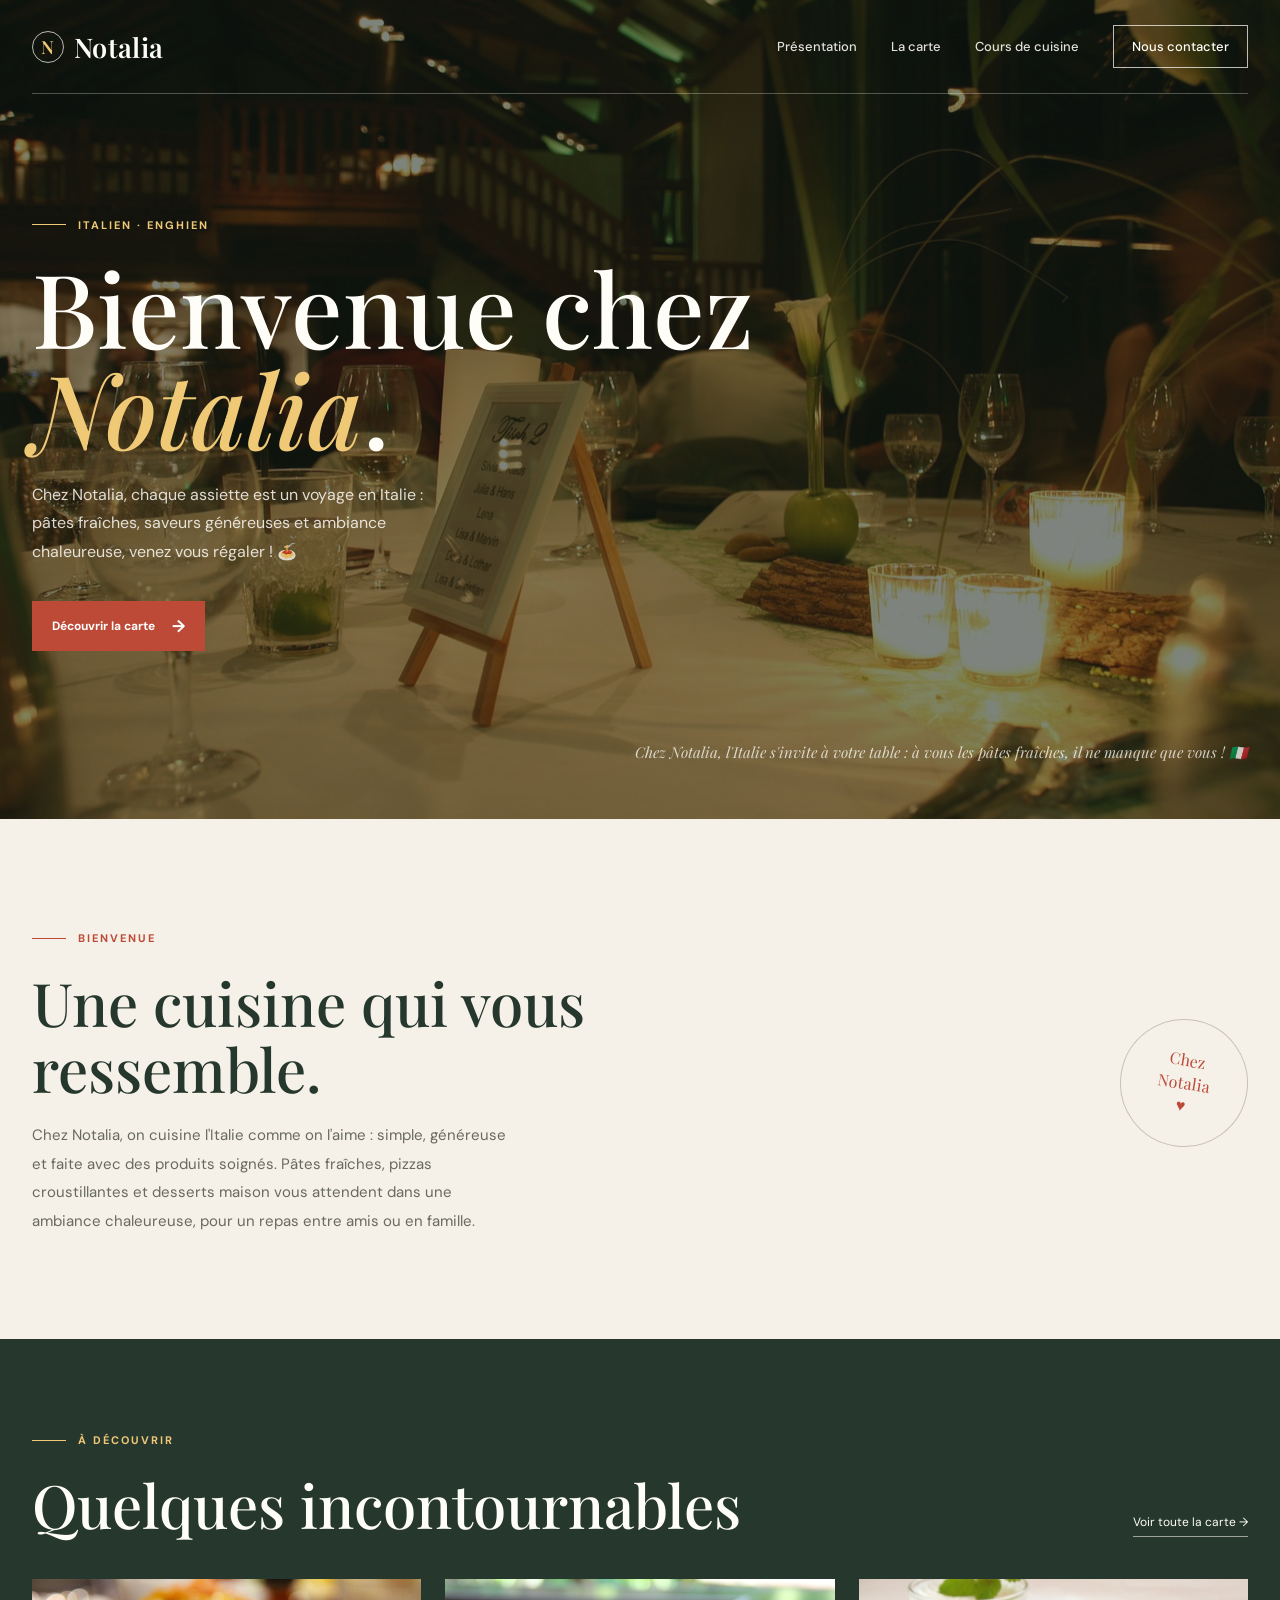
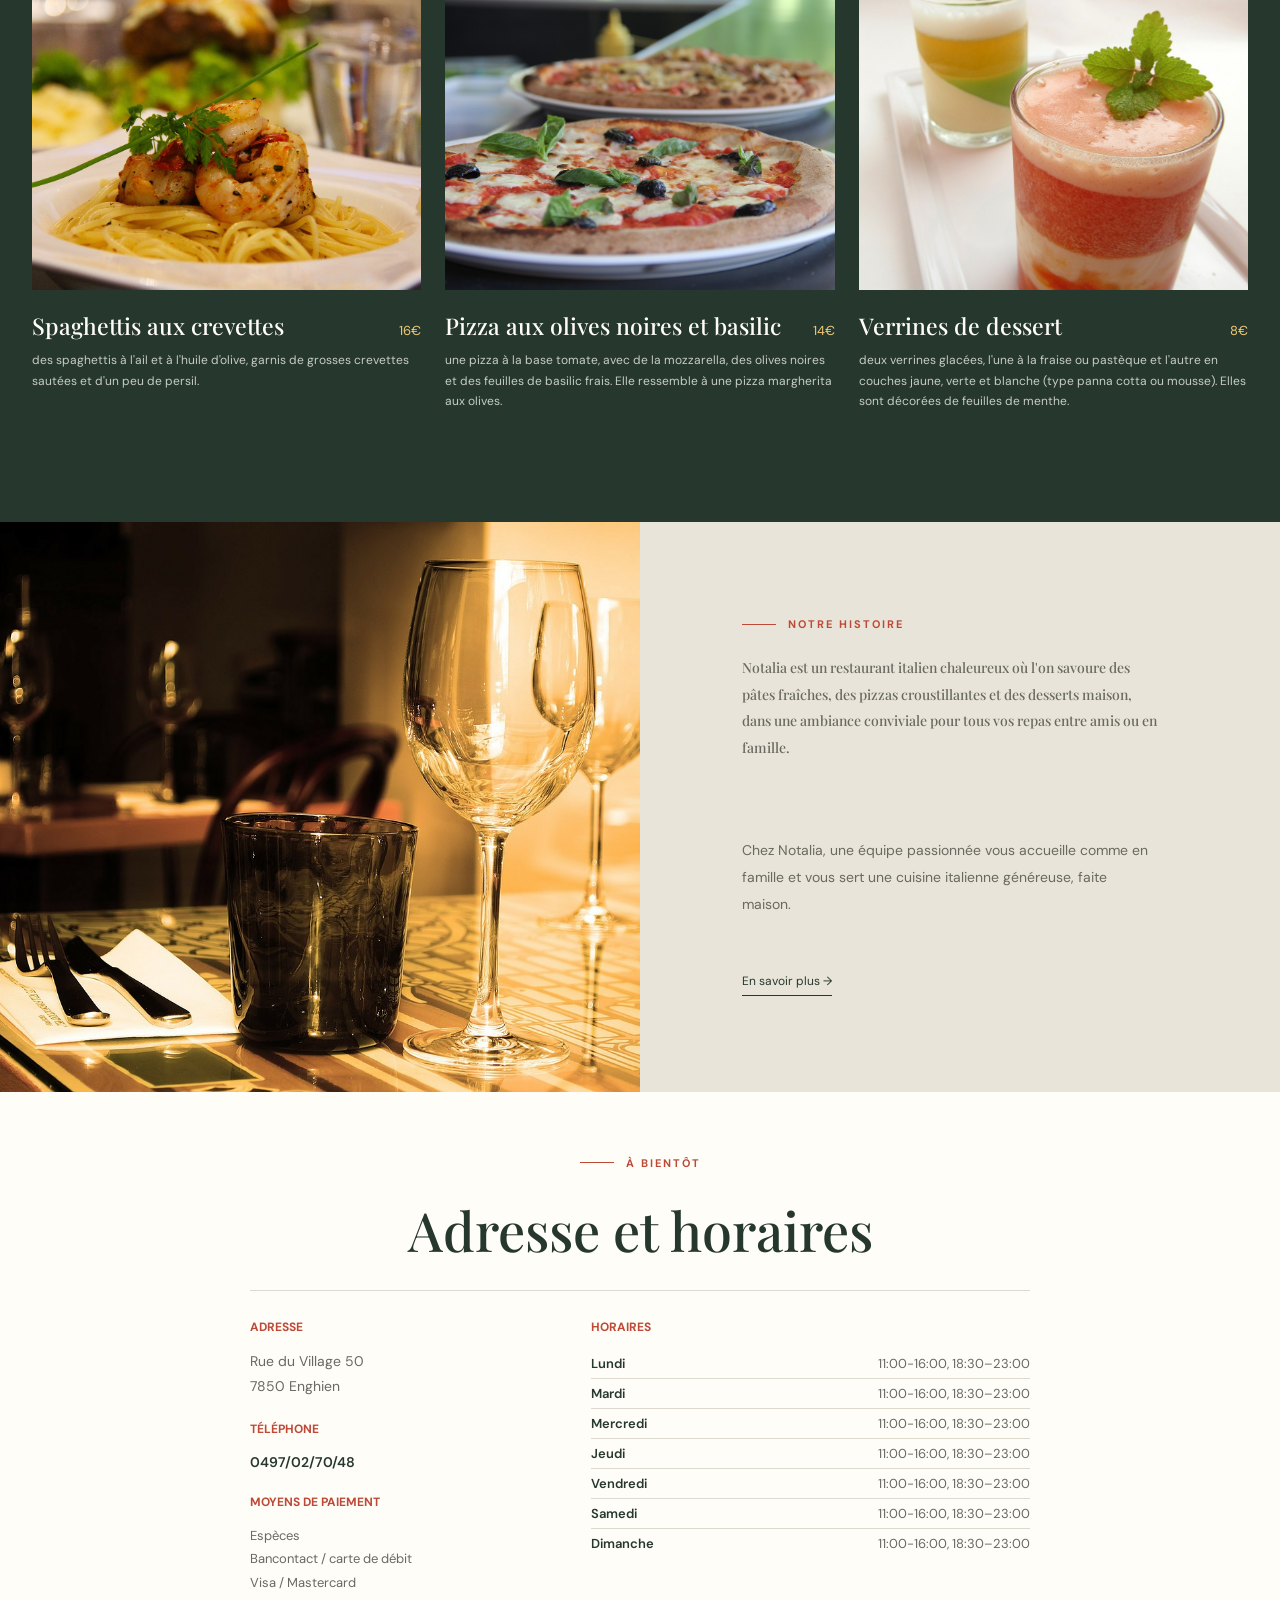
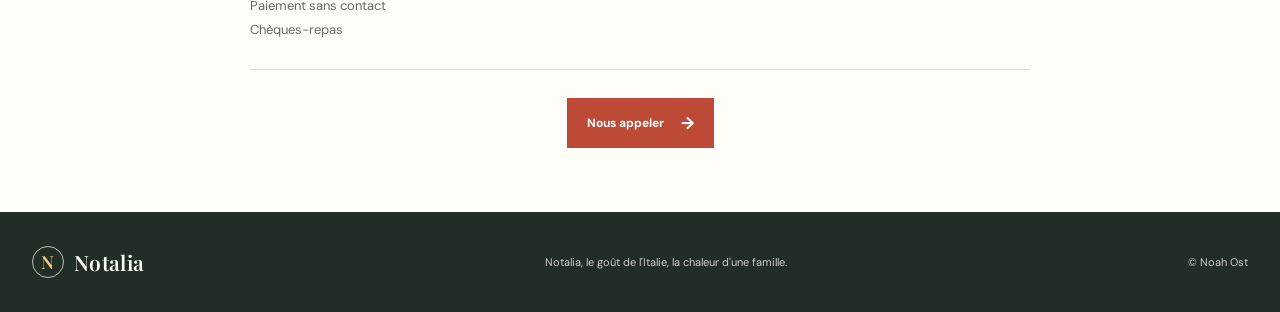
<file: index.html>
<!doctype html>
<html lang="fr">
<head>
	<meta charset="utf-8">
	<meta name="viewport" content="width=device-width, initial-scale=1">
	<meta name="theme-color" content="#26382d">
	<meta name="description" content="Présentation de votre restaurant.">
	<title>NOTALIA</title>
	<link rel="preconnect" href="https://fonts.googleapis.com">
	<link rel="preconnect" href="https://fonts.gstatic.com" crossorigin>
	<link href="https://fonts.googleapis.com/css2?family=DM+Sans:wght@400;500;600;700&family=Playfair+Display:wght@500;600;700&display=swap" rel="stylesheet">
	<link rel="stylesheet" href="css/style.css">
	<script src="javascript/script.js" defer></script>
</head>
<body>
	<main>
		<section class="hero" id="accueil">
			<header class="site-header">
				<a class="brand" href="#accueil" aria-label="Accueil"><span class="brand-mark">N</span> Notalia</a>
				<nav class="desktop-nav" aria-label="Navigation principale">
					<a href="#presentation">Présentation</a>
					<a href="#carte">La carte</a>
					<a href="cours.html">Cours de cuisine</a>
					<a class="nav-cta" href="#infos">Nous contacter</a>
				</nav>
				<details class="mobile-nav">
					<summary aria-label="Ouvrir le menu"><span></span></summary>
					<nav aria-label="Navigation mobile">
						<a href="#presentation">Présentation</a>
						<a href="#carte">La carte</a>
						<a href="cours.html">Cours de cuisine</a>
						<a href="#infos">Nous contacter</a>
					</nav>
				</details>
			</header>
			<div class="hero-content">
				<p class="eyebrow">Italien · Enghien</p>
				<h1>Bienvenue chez<br><span>Notalia</span>.</h1>
				<p class="hero-copy">Chez Notalia, chaque assiette est un voyage en Italie : pâtes fraîches, saveurs généreuses et ambiance chaleureuse, venez vous régaler ! 🍝</p>
				<a class="button" href="#carte">Découvrir la carte <span class="arrow" aria-hidden="true">→</span></a>
			</div>
			<p class="hero-note">Chez Notalia, l'Italie s'invite à votre table : à vous les pâtes fraîches, il ne manque que vous ! 🇮🇹</p>
		</section>

		<section class="intro" id="presentation" aria-labelledby="intro-title">
			<div>
				<p class="eyebrow">Bienvenue</p>
				<h2 id="intro-title">Une cuisine qui vous ressemble.</h2>
				<p class="intro-copy">Chez Notalia, on cuisine l'Italie comme on l'aime : simple, généreuse et faite avec des produits soignés. Pâtes fraîches, pizzas croustillantes et desserts maison vous attendent dans une ambiance chaleureuse, pour un repas entre amis ou en famille.</p>
			</div>
			<div class="intro-stamp" aria-label="Votre signature">Chez<br>Notalia<br>♥</div>
		</section>

		<section class="menu-section" id="carte" aria-labelledby="menu-title">
			<div class="section-inner">
				<div class="section-heading">
					<div>
						<p class="eyebrow">À découvrir</p>
						<h2 id="menu-title">Quelques incontournables</h2>
					</div>
					<a class="text-link" href="images/Menu.jpg" target="_blank" rel="noopener noreferrer">Voir toute la carte <span aria-hidden="true">→</span></a>
				</div>
				<div class="dishes">
					<article class="dish">
						<img src="images/pates-01.jpg" alt="Photo du premier plat à remplacer" loading="lazy">
						<div class="dish-meta"><h3>Spaghettis aux crevettes</h3><span class="dish-price">16€</span></div>
						<p>des spaghettis à l'ail et à l'huile d'olive, garnis de grosses crevettes sautées et d'un peu de persil.</p>
					</article>
					<article class="dish">
						<img src="images/pizza-03.jpg" alt="Photo du deuxième plat à remplacer" loading="lazy">
						<div class="dish-meta"><h3>Pizza aux olives noires et basilic</h3><span class="dish-price">14€</span></div>
						<p>une pizza à la base tomate, avec de la mozzarella, des olives noires et des feuilles de basilic frais. Elle ressemble à une pizza margherita aux olives.</p>
					</article>
					<article class="dish">
						<img src="images/dessert-02.jpg" alt="Photo du troisième plat à remplacer" loading="lazy">
						<div class="dish-meta"><h3>Verrines de dessert</h3><span class="dish-price">8€</span></div>
						<p>deux verrines glacées, l'une à la fraise ou pastèque et l'autre en couches jaune, verte et blanche (type panna cotta ou mousse). Elles sont décorées de feuilles de menthe.</p>
					</article>
				</div>
			</div>
		</section>

		<section class="story" aria-labelledby="story-title">
			<div class="story-image" role="img" aria-label="images/table.jpg"></div>
			<div class="story-copy">
				<p class="eyebrow">Notre histoire</p>
				<h2 id="story-title"><p>Notalia est un restaurant italien chaleureux où l'on savoure des pâtes fraîches, des pizzas croustillantes et des desserts maison, dans une ambiance conviviale pour tous vos repas entre amis ou en famille.</p></h2>
				<p><p>Chez Notalia, une équipe passionnée vous accueille comme en famille et vous sert une cuisine italienne généreuse, faite maison.</p></p>
				<a class="text-link" href="#infos">En savoir plus <span aria-hidden="true">→</span></a>
			</div>
		</section>

		<section class="closing" id="infos">
			<p class="eyebrow">À bientôt</p>
			<h2 id="hours-title">Adresse et horaires</h2>
			<div class="opening-details">
				<div class="restaurant-contact">
					<h3>Adresse</h3>
					<address class="restaurant-address">Rue du Village 50<br>7850 Enghien</address>
					<h3>Téléphone</h3>
					<a class="restaurant-phone" href="tel:+32497027048">0497/02/70/48</a>
					<h3>Moyens de paiement</h3>
					<ul class="payment-methods">
						<li>Espèces</li>
						<li>Bancontact / carte de débit</li>
						<li>Visa / Mastercard</li>
						<li>Paiement sans contact</li>
						<li>Chèques-repas</li>
					</ul>
				</div>
				<div>
					<h3>Horaires</h3>
					<table class="opening-hours" aria-label="Horaires d’ouverture">
						<tbody>
							<tr><th scope="row">Lundi</th><td>11:00-16:00, 18:30–23:00</td></tr>
							<tr><th scope="row">Mardi</th><td>11:00-16:00, 18:30–23:00</td></tr>
							<tr><th scope="row">Mercredi</th><td>11:00-16:00, 18:30–23:00</td></tr>
							<tr><th scope="row">Jeudi</th><td>11:00-16:00, 18:30–23:00</td></tr>
							<tr><th scope="row">Vendredi</th><td>11:00-16:00, 18:30–23:00</td></tr>
							<tr><th scope="row">Samedi</th><td>11:00-16:00, 18:30–23:00</td></tr>
							<tr><th scope="row">Dimanche</th><td>11:00-16:00, 18:30–23:00</td></tr>
						</tbody>
					</table>
				</div>
			</div>
			<a class="button" href="tel:+32497027048">Nous appeler <span class="arrow" aria-hidden="true">→</span></a>
		</section>
	</main>
	<footer>
		<a class="brand" href="#accueil"><span class="brand-mark">N</span> Notalia</a>
		<p>Notalia, le goût de l'Italie, la chaleur d'une famille.</p>
		<p>© Noah Ost</p>
	</footer>
</body>
</html>
</file>
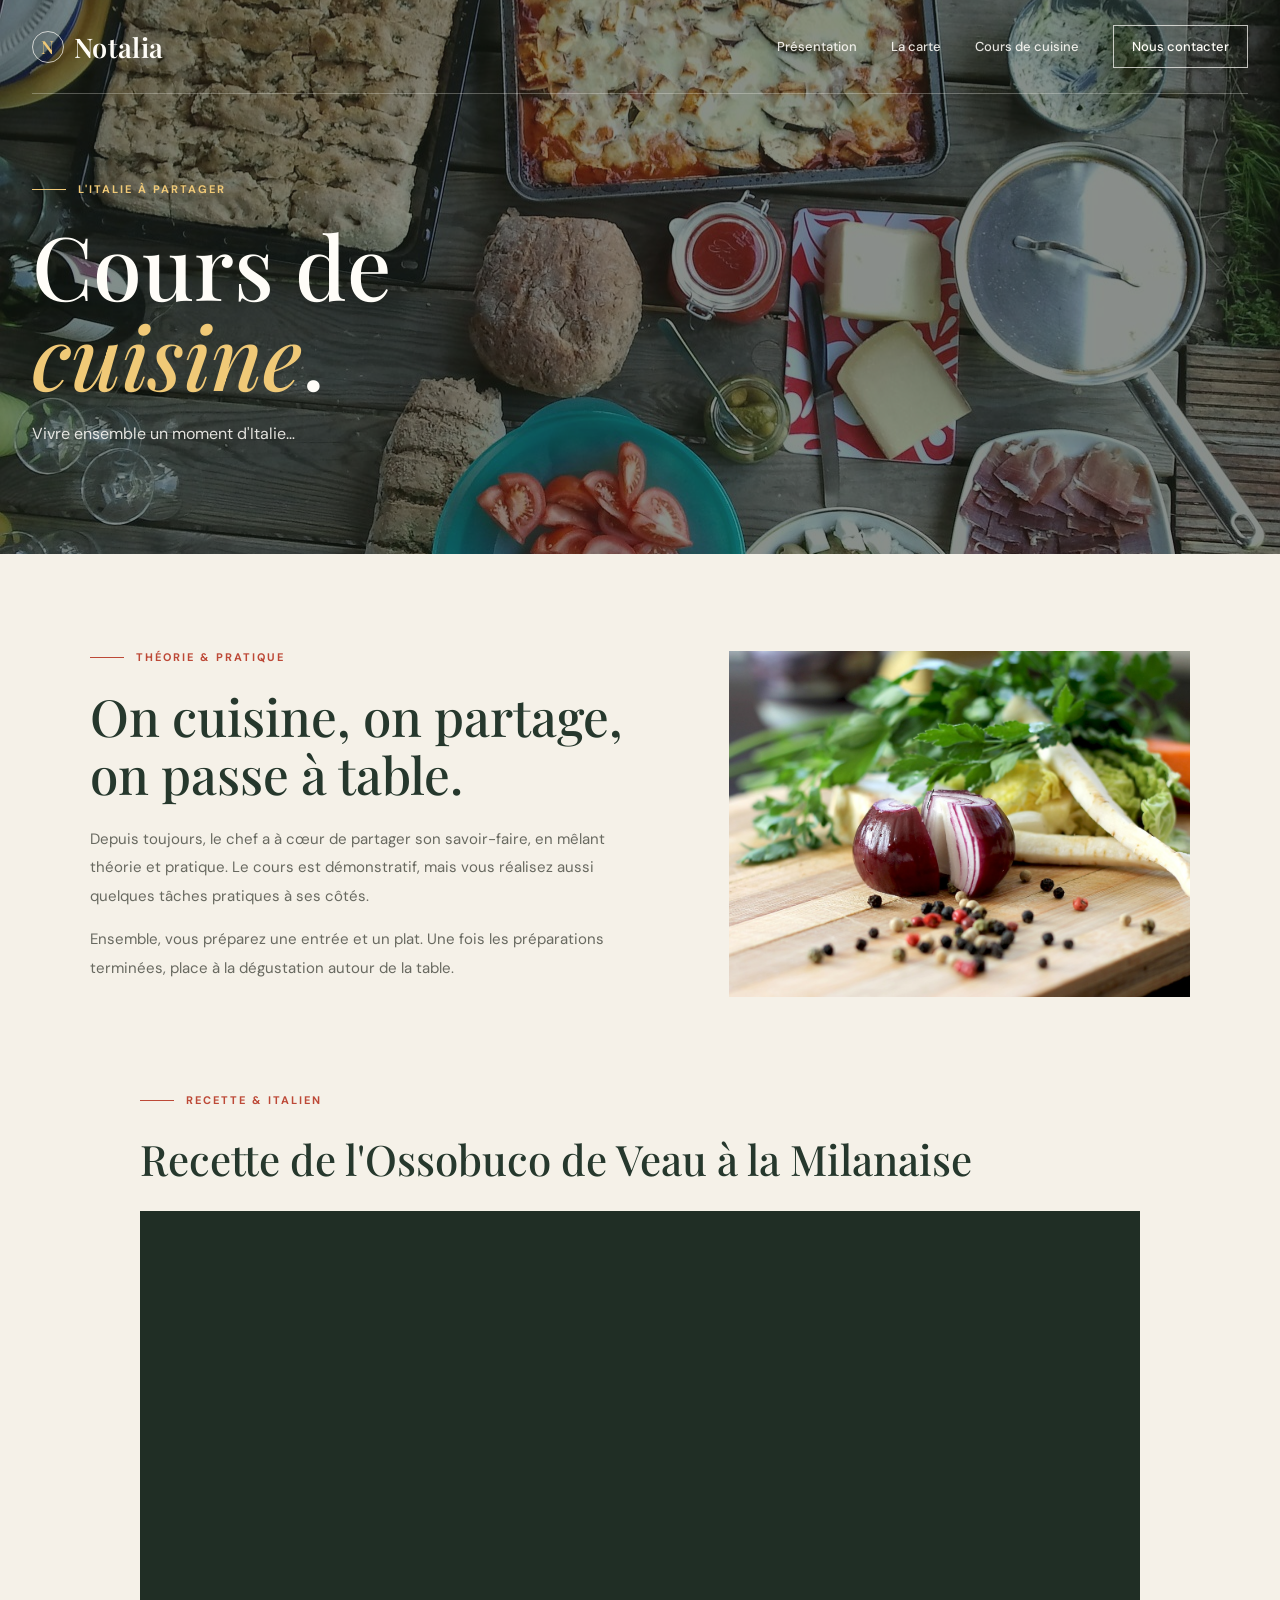
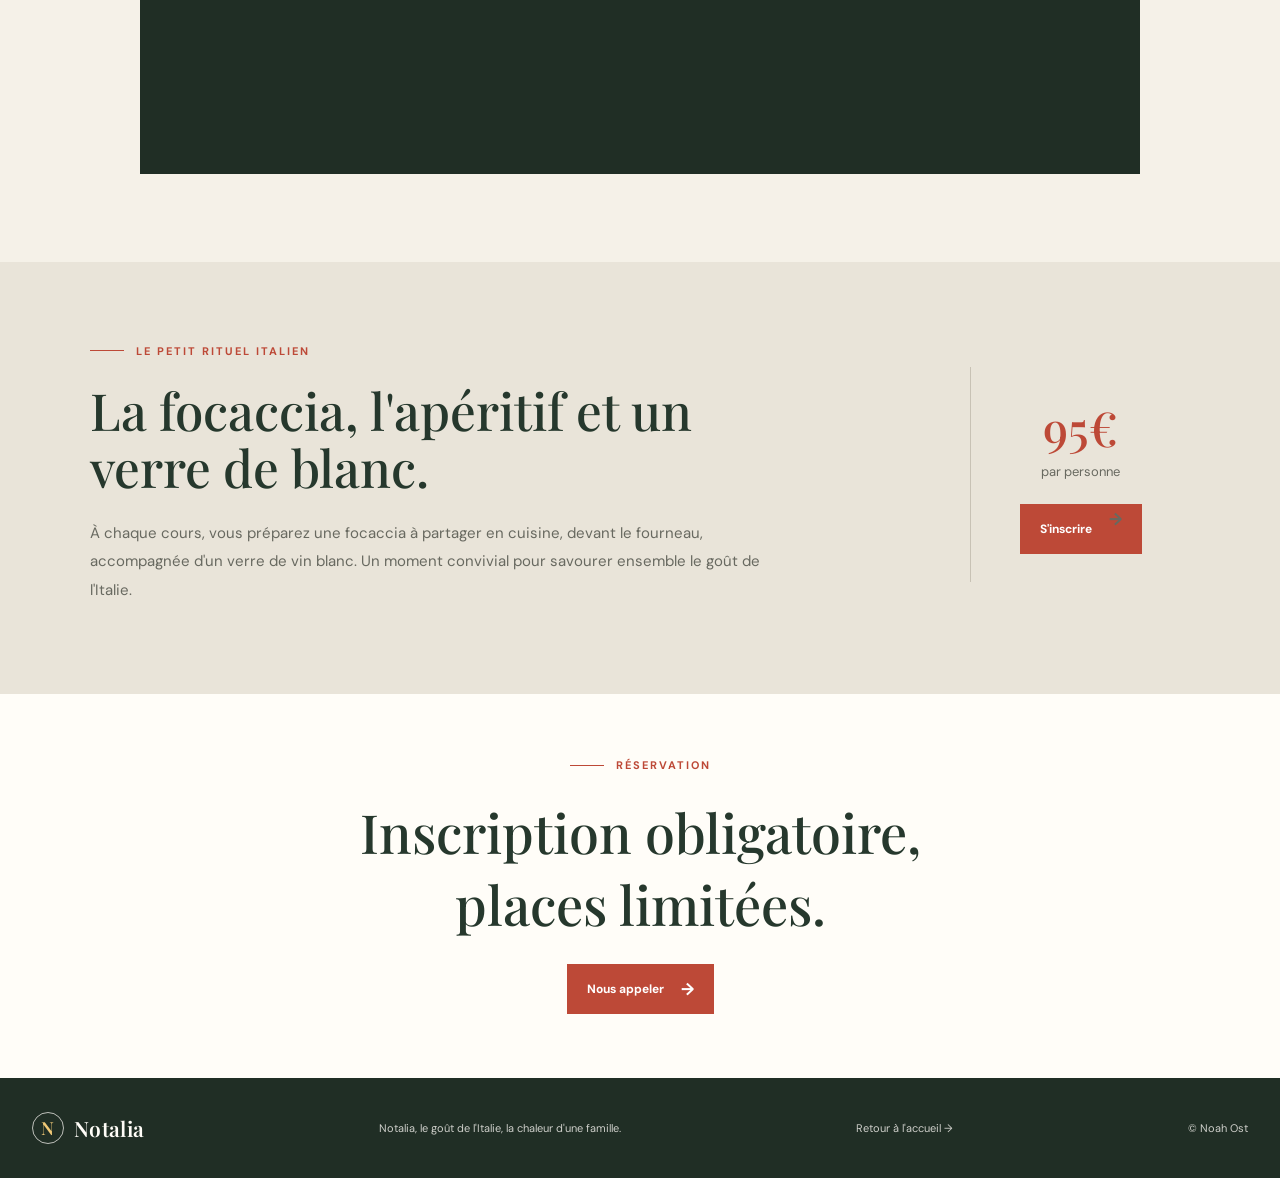
<file: cours.html>
<!doctype html>
<html lang="fr">
<head>
	<meta charset="utf-8">
	<meta name="viewport" content="width=device-width, initial-scale=1">
	<meta name="theme-color" content="#26382d">
	<meta name="description" content="Partagez un moment d'Italie avec les cours de cuisine de Notalia à Enghien. 95€ par personne, inscription obligatoire.">
	<title>Cours de cuisine | Notalia</title>
	<link rel="preconnect" href="https://fonts.googleapis.com">
	<link rel="preconnect" href="https://fonts.gstatic.com" crossorigin>
	<link href="https://fonts.googleapis.com/css2?family=DM+Sans:wght@400;500;600;700&family=Playfair+Display:wght@500;600;700&display=swap" rel="stylesheet">
	<link rel="stylesheet" href="css/style.css">
	<script src="javascript/script.js" defer></script>
</head>
<body>
	<main>
		<section class="course-hero" id="accueil">
			<header class="site-header">
				<a class="brand" href="index.html" aria-label="Accueil Notalia"><span class="brand-mark">N</span> Notalia</a>
				<nav class="desktop-nav" aria-label="Navigation principale">
					<a href="index.html#presentation">Présentation</a>
					<a href="index.html#carte">La carte</a>
					<a href="cours.html" aria-current="page">Cours de cuisine</a>
					<a class="nav-cta" href="index.html#infos">Nous contacter</a>
				</nav>
				<details class="mobile-nav">
					<summary aria-label="Ouvrir le menu"><span></span></summary>
					<nav aria-label="Navigation mobile">
						<a href="index.html#presentation">Présentation</a>
						<a href="index.html#carte">La carte</a>
						<a href="cours.html" aria-current="page">Cours de cuisine</a>
						<a href="index.html#infos">Nous contacter</a>
					</nav>
				</details>
			</header>
			<div class="course-hero-content">
				<p class="eyebrow">L'Italie à partager</p>
				<h1>Cours de<br><span>cuisine</span>.</h1>
				<p>Vivre ensemble un moment d'Italie…</p>
			</div>
		</section>

		<section class="course-overview" aria-labelledby="course-intro-title">
			<div>
				<p class="eyebrow">Théorie &amp; pratique</p>
				<h2 id="course-intro-title">On cuisine, on partage, on passe à table.</h2>
				<p>Depuis toujours, le chef a à cœur de partager son savoir-faire, en mêlant théorie et pratique. Le cours est démonstratif, mais vous réalisez aussi quelques tâches pratiques à ses côtés.</p>
				<p>Ensemble, vous préparez une entrée et un plat. Une fois les préparations terminées, place à la dégustation autour de la table.</p>
			</div>
			<img src="images/cours-cuisine-02.jpg" alt="Légumes frais préparés pour un cours de cuisine italienne" loading="lazy">
		</section>

		<section class="course-video-section" aria-labelledby="course-video-title">
			<div class="course-video-inner">
                <p class="eyebrow">Recette &amp; Italien</p>
				<h2 id="course-video-title">Recette de l'Ossobuco de Veau à la Milanaise</h2>
				<div class="course-video-frame">
					<iframe src="https://www.youtube-nocookie.com/embed/JihUXnF14FY?list=PLuuNczCetSVec_NQHORKTuXA6Z5zCx5Kj" title="Vidéo des cours de cuisine Notalia" loading="lazy" allow="accelerometer; clipboard-write; encrypted-media; gyroscope; picture-in-picture; web-share" referrerpolicy="strict-origin-when-cross-origin" allowfullscreen></iframe>
				</div>
			</div>
		</section>

		<section class="course-details" aria-labelledby="course-details-title">
			<div class="course-details-inner">
				<div>
					<p class="eyebrow">Le petit rituel italien</p>
					<h2 id="course-details-title">La focaccia, l'apéritif et un verre de blanc.</h2>
					<p>À chaque cours, vous préparez une focaccia à partager en cuisine, devant le fourneau, accompagnée d'un verre de vin blanc. Un moment convivial pour savourer ensemble le goût de l'Italie.</p>
				</div>
				<div class="course-price">
					<strong>95€</strong>
					<span>par personne</span>
					<a class="button" href="tel:+32497027048">S'inscrire <span class="arrow" aria-hidden="true">→</span></a>
				</div>
			</div>
		</section>

		<section class="closing" aria-labelledby="course-booking-title">
			<p class="eyebrow">Réservation</p>
			<h2 id="course-booking-title">Inscription obligatoire, places limitées.</h2>
			<a class="button" href="tel:+32497027048">Nous appeler <span class="arrow" aria-hidden="true">→</span></a>
		</section>
	</main>
	<footer class="course-footer">
		<a class="brand" href="index.html"><span class="brand-mark">N</span> Notalia</a>
		<p>Notalia, le goût de l'Italie, la chaleur d'une famille.</p>
		<a href="index.html">Retour à l'accueil <span aria-hidden="true">→</span></a>
		<p>© Noah Ost</p>
	</footer>
</body>
</html>
</file>
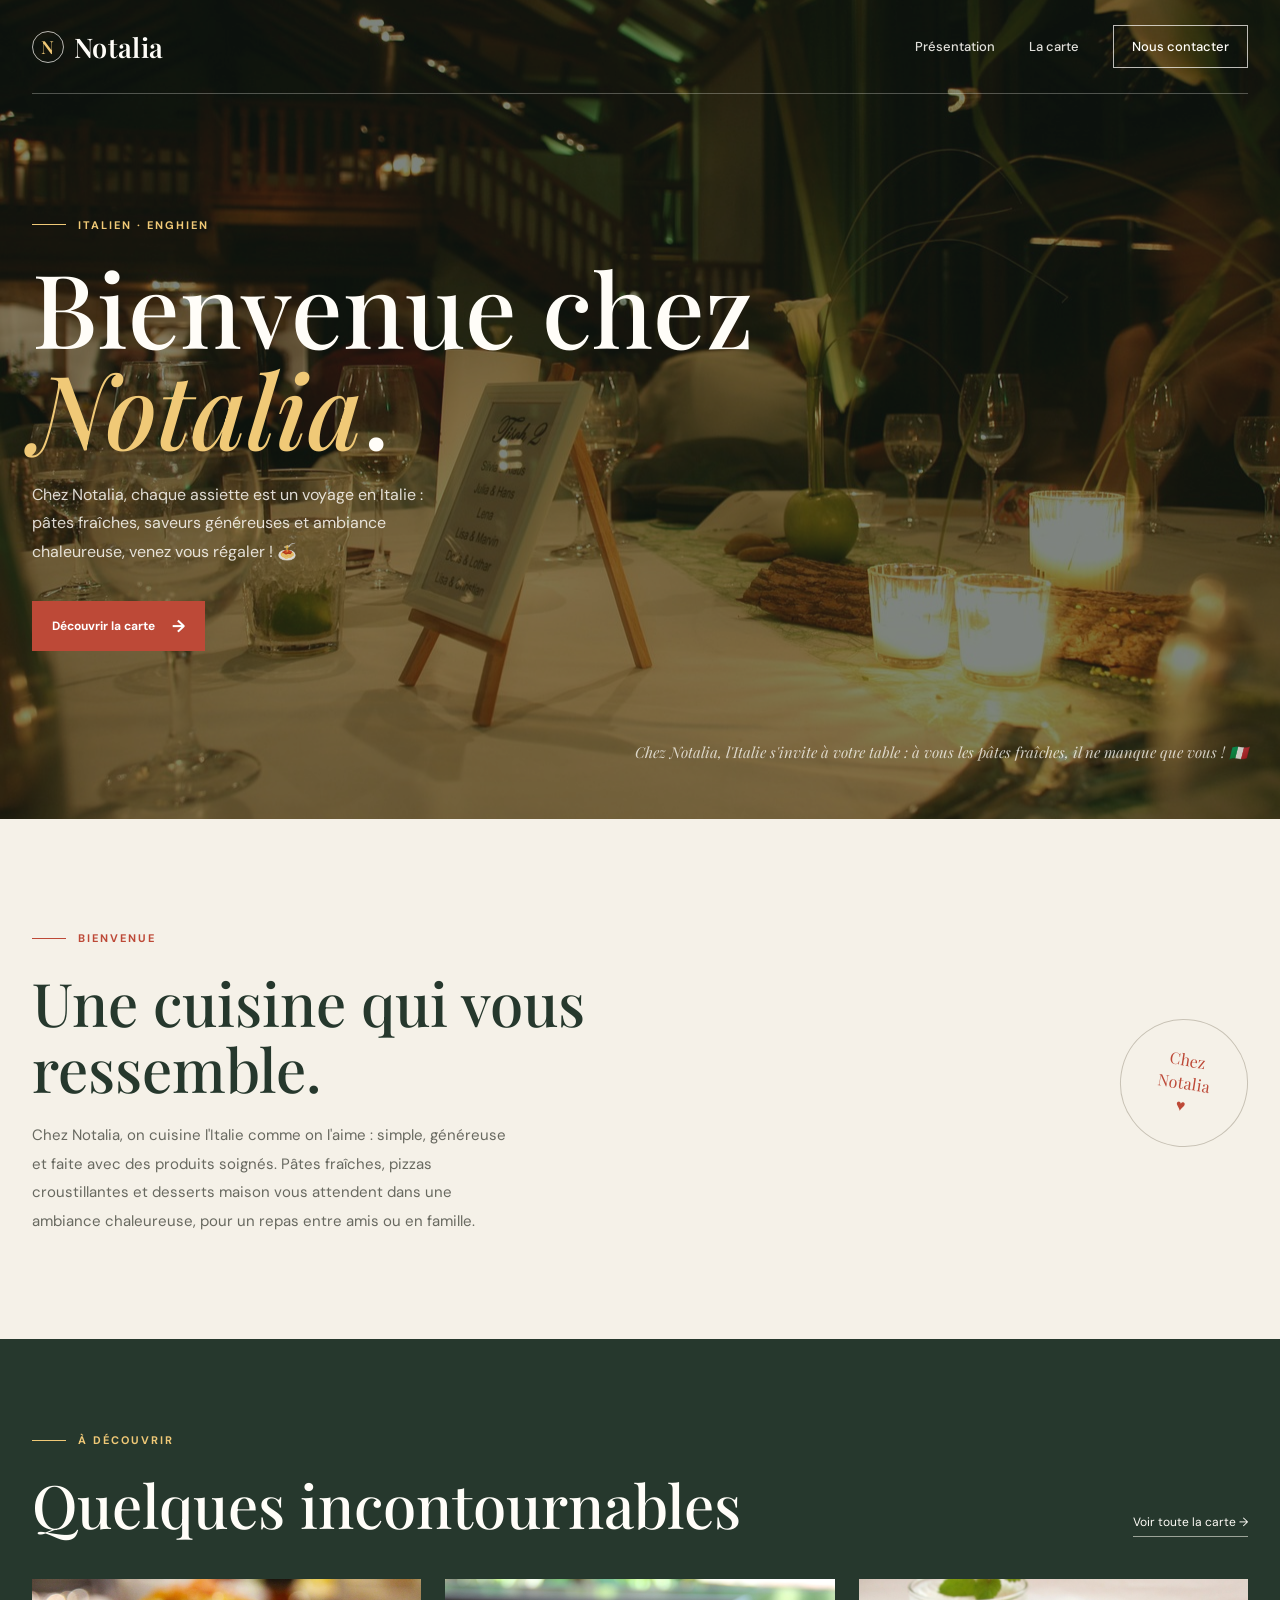
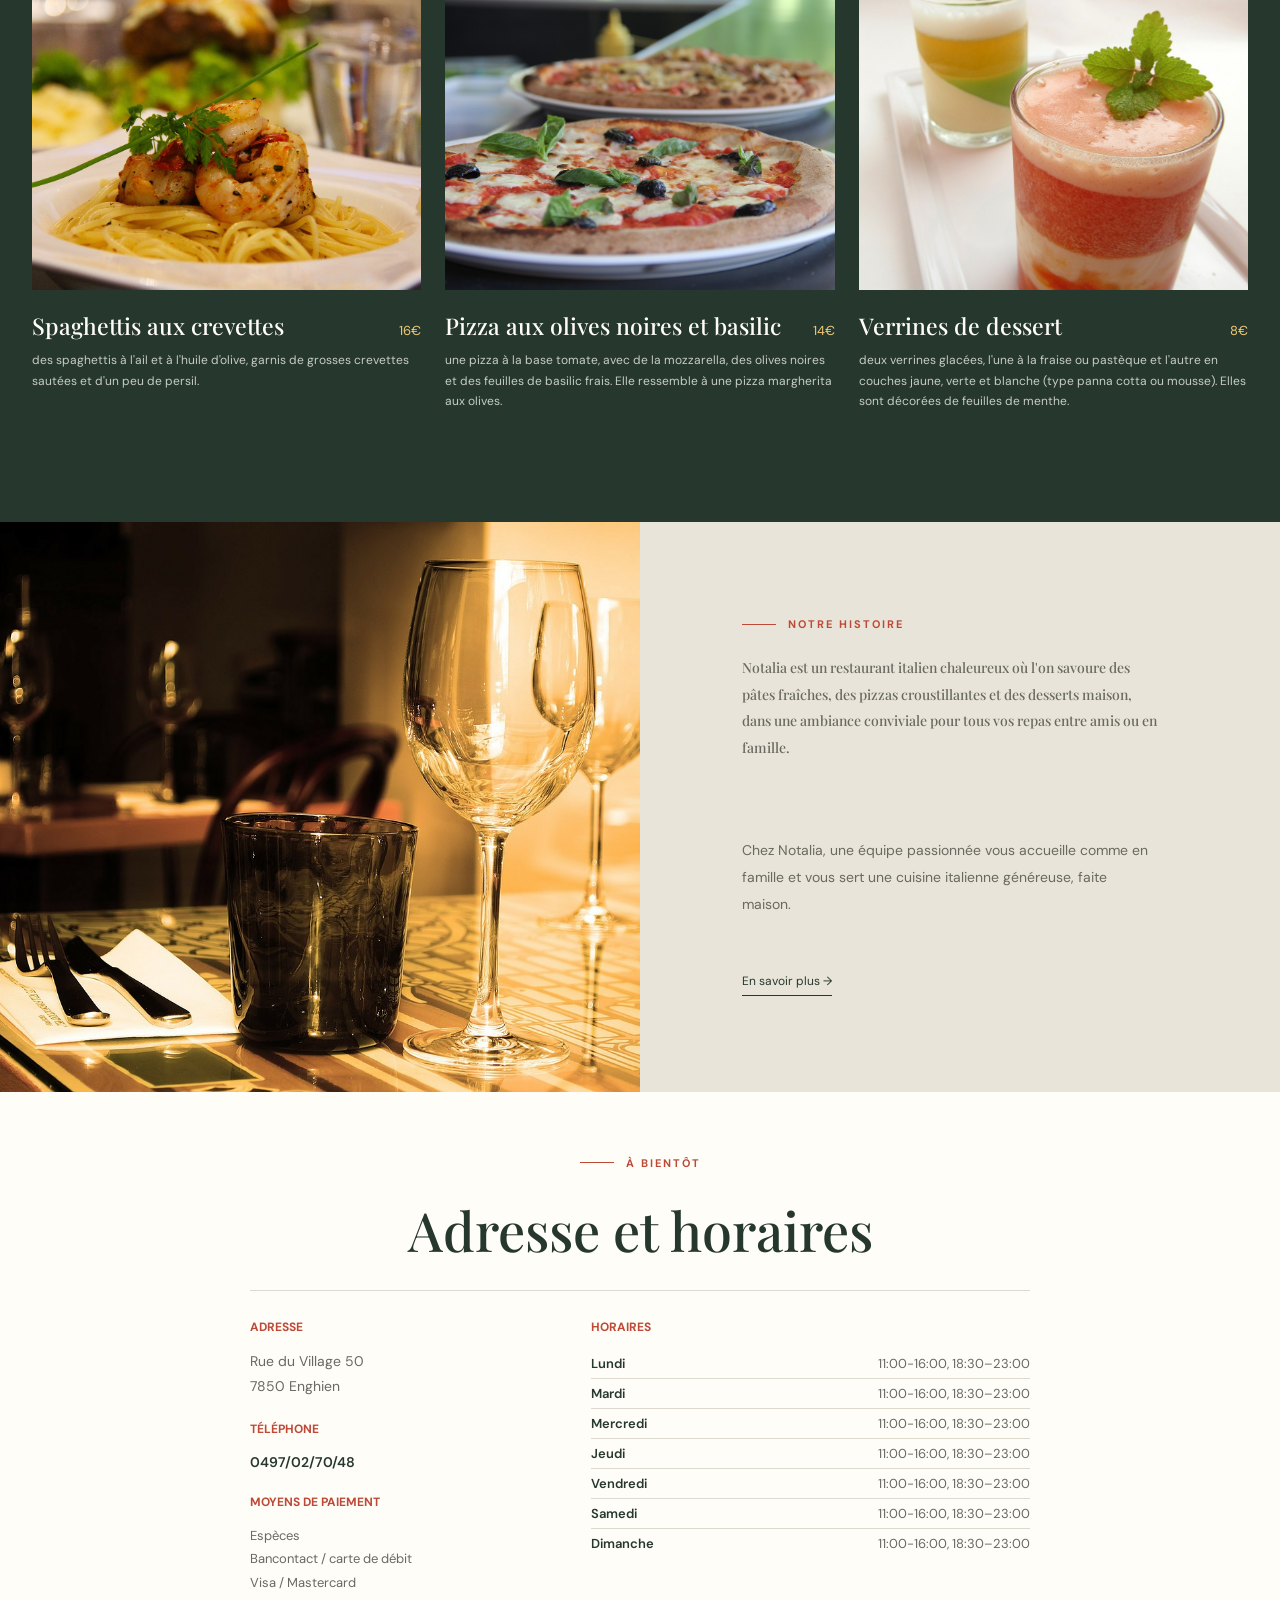
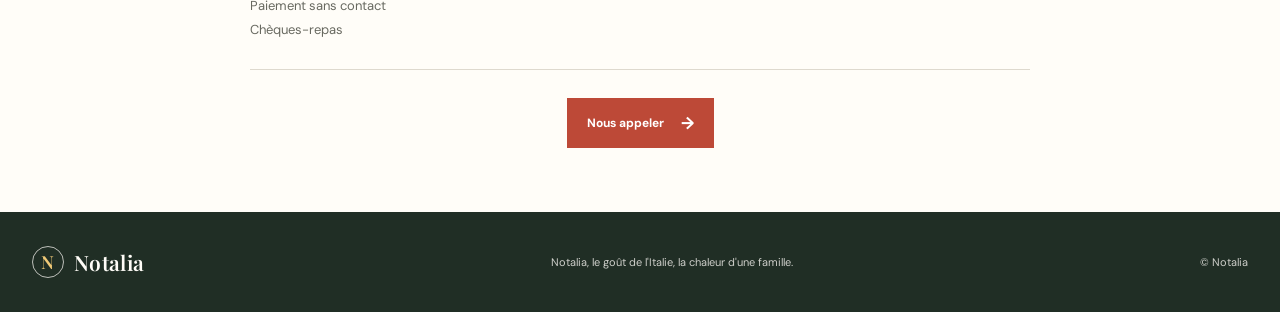
<file: index-vierge.html>
<!doctype html>
<html lang="fr">
<head>
	<meta charset="utf-8">
	<meta name="viewport" content="width=device-width, initial-scale=1">
	<meta name="theme-color" content="#26382d">
	<meta name="description" content="Présentation de votre restaurant.">
	<title>NOTALIA</title>
	<link rel="preconnect" href="https://fonts.googleapis.com">
	<link rel="preconnect" href="https://fonts.gstatic.com" crossorigin>
	<link href="https://fonts.googleapis.com/css2?family=DM+Sans:wght@400;500;600;700&family=Playfair+Display:wght@500;600;700&display=swap" rel="stylesheet">
	<link rel="stylesheet" href="css/style.css">
	<script src="javascript/script.js" defer></script>
</head>
<body>
	<main>
		<section class="hero" id="accueil">
			<header class="site-header">
				<a class="brand" href="#accueil" aria-label="Accueil"><span class="brand-mark">N</span> Notalia</a>
				<nav class="desktop-nav" aria-label="Navigation principale">
					<a href="#presentation">Présentation</a>
					<a href="#carte">La carte</a>
					<a class="nav-cta" href="#infos">Nous contacter</a>
				</nav>
				<details class="mobile-nav">
					<summary aria-label="Ouvrir le menu"><span></span></summary>
					<nav aria-label="Navigation mobile">
						<a href="#presentation">Présentation</a>
						<a href="#carte">La carte</a>
						<a href="#infos">Nous contacter</a>
					</nav>
				</details>
			</header>
			<div class="hero-content">
				<p class="eyebrow">Italien · Enghien</p>
				<h1>Bienvenue chez<br><span>Notalia</span>.</h1>
				<p class="hero-copy">Chez Notalia, chaque assiette est un voyage en Italie : pâtes fraîches, saveurs généreuses et ambiance chaleureuse, venez vous régaler ! 🍝</p>
				<a class="button" href="#carte">Découvrir la carte <span class="arrow" aria-hidden="true">→</span></a>
			</div>
			<p class="hero-note">Chez Notalia, l'Italie s'invite à votre table : à vous les pâtes fraîches, il ne manque que vous ! 🇮🇹</p>
		</section>

		<section class="intro" id="presentation" aria-labelledby="intro-title">
			<div>
				<p class="eyebrow">Bienvenue</p>
				<h2 id="intro-title">Une cuisine qui vous ressemble.</h2>
				<p class="intro-copy">Chez Notalia, on cuisine l'Italie comme on l'aime : simple, généreuse et faite avec des produits soignés. Pâtes fraîches, pizzas croustillantes et desserts maison vous attendent dans une ambiance chaleureuse, pour un repas entre amis ou en famille.</p>
			</div>
			<div class="intro-stamp" aria-label="Votre signature">Chez<br>Notalia<br>♥</div>
		</section>

		<section class="menu-section" id="carte" aria-labelledby="menu-title">
			<div class="section-inner">
				<div class="section-heading">
					<div>
						<p class="eyebrow">À découvrir</p>
						<h2 id="menu-title">Quelques incontournables</h2>
					</div>
					<a class="text-link" href="images/Menu.jpg" target="_blank" rel="noopener noreferrer">Voir toute la carte <span aria-hidden="true">→</span></a>
				</div>
				<div class="dishes">
					<article class="dish">
						<img src="images/pates-01.jpg" alt="Photo du premier plat à remplacer" loading="lazy">
						<div class="dish-meta"><h3>Spaghettis aux crevettes</h3><span class="dish-price">16€</span></div>
						<p>des spaghettis à l'ail et à l'huile d'olive, garnis de grosses crevettes sautées et d'un peu de persil.</p>
					</article>
					<article class="dish">
						<img src="images/pizza-03.jpg" alt="Photo du deuxième plat à remplacer" loading="lazy">
						<div class="dish-meta"><h3>Pizza aux olives noires et basilic</h3><span class="dish-price">14€</span></div>
						<p>une pizza à la base tomate, avec de la mozzarella, des olives noires et des feuilles de basilic frais. Elle ressemble à une pizza margherita aux olives.</p>
					</article>
					<article class="dish">
						<img src="images/dessert-02.jpg" alt="Photo du troisième plat à remplacer" loading="lazy">
						<div class="dish-meta"><h3>Verrines de dessert</h3><span class="dish-price">8€</span></div>
						<p>deux verrines glacées, l'une à la fraise ou pastèque et l'autre en couches jaune, verte et blanche (type panna cotta ou mousse). Elles sont décorées de feuilles de menthe.</p>
					</article>
				</div>
			</div>
		</section>

		<section class="story" aria-labelledby="story-title">
			<div class="story-image" role="img" aria-label="images/table.jpg"></div>
			<div class="story-copy">
				<p class="eyebrow">Notre histoire</p>
				<h2 id="story-title"><p>Notalia est un restaurant italien chaleureux où l'on savoure des pâtes fraîches, des pizzas croustillantes et des desserts maison, dans une ambiance conviviale pour tous vos repas entre amis ou en famille.</p></h2>
				<p><p>Chez Notalia, une équipe passionnée vous accueille comme en famille et vous sert une cuisine italienne généreuse, faite maison.</p></p>
				<a class="text-link" href="#infos">En savoir plus <span aria-hidden="true">→</span></a>
			</div>
		</section>

		<section class="closing" id="infos">
			<p class="eyebrow">À bientôt</p>
			<h2 id="hours-title">Adresse et horaires</h2>
			<div class="opening-details">
				<div class="restaurant-contact">
					<h3>Adresse</h3>
					<address class="restaurant-address">Rue du Village 50<br>7850 Enghien</address>
					<h3>Téléphone</h3>
					<a class="restaurant-phone" href="tel:+32497027048">0497/02/70/48</a>
					<h3>Moyens de paiement</h3>
					<ul class="payment-methods">
						<li>Espèces</li>
						<li>Bancontact / carte de débit</li>
						<li>Visa / Mastercard</li>
						<li>Paiement sans contact</li>
						<li>Chèques-repas</li>
					</ul>
				</div>
				<div>
					<h3>Horaires</h3>
					<table class="opening-hours" aria-label="Horaires d’ouverture">
						<tbody>
							<tr><th scope="row">Lundi</th><td>11:00-16:00, 18:30–23:00</td></tr>
							<tr><th scope="row">Mardi</th><td>11:00-16:00, 18:30–23:00</td></tr>
							<tr><th scope="row">Mercredi</th><td>11:00-16:00, 18:30–23:00</td></tr>
							<tr><th scope="row">Jeudi</th><td>11:00-16:00, 18:30–23:00</td></tr>
							<tr><th scope="row">Vendredi</th><td>11:00-16:00, 18:30–23:00</td></tr>
							<tr><th scope="row">Samedi</th><td>11:00-16:00, 18:30–23:00</td></tr>
							<tr><th scope="row">Dimanche</th><td>11:00-16:00, 18:30–23:00</td></tr>
						</tbody>
					</table>
				</div>
			</div>
			<a class="button" href="tel:+32497027048">Nous appeler <span class="arrow" aria-hidden="true">→</span></a>
		</section>
	</main>
	<footer>
		<a class="brand" href="#accueil"><span class="brand-mark">N</span> Notalia</a>
		<p>Notalia, le goût de l'Italie, la chaleur d'une famille.</p>
		<p>© Notalia</p>
	</footer>
</body>
</html>
</file>
<file: css/style.css>
:root {
			color-scheme: light;
			--olive: #26382d;
			--olive-light: #405447;
			--tomato: #bd4937;
			--paper: #f5f1e8;
			--white: #fffdf8;
			--ink: #252820;
			--muted: #77776d;
			--line: #ded9ce;
			--serif: "Playfair Display", Georgia, serif;
			--sans: "DM Sans", "Segoe UI", sans-serif;
		}

		* { box-sizing: border-box; }

		html { scroll-behavior: smooth; }

		body {
			margin: 0;
			background: var(--paper);
			color: var(--ink);
			font-family: var(--sans);
			-webkit-font-smoothing: antialiased;
		}

		a { color: inherit; text-decoration: none; }
		img { display: block; width: 100%; object-fit: cover; }

		.hero {
			position: relative;
			display: flex;
			min-height: 700px;
			min-height: min(850px, 91svh);
			flex-direction: column;
			overflow: hidden;
			background: #29362d url("../images/restaurant.jpg") center 54% / cover no-repeat;
			color: var(--white);
		}

		.hero::before {
			position: absolute;
			inset: 0;
			background: rgba(22, 31, 25, .55);
			content: "";
		}

		.site-header, .hero-content { position: relative; z-index: 1; }

		.site-header {
			display: flex;
			width: min(1240px, calc(100% - 64px));
			height: 94px;
			align-items: center;
			justify-content: space-between;
			margin: 0 auto;
			border-bottom: 1px solid rgba(255, 253, 248, .28);
		}

		.brand {
			display: inline-flex;
			align-items: center;
			gap: 10px;
			font-family: var(--serif);
			font-size: 27px;
			font-weight: 600;
			letter-spacing: .3px;
		}

		.brand-mark {
			display: grid;
			width: 32px;
			height: 32px;
			place-items: center;
			border: 1px solid rgba(255, 253, 248, .7);
			border-radius: 50%;
			color: #f0c977;
			font-family: var(--serif);
			font-size: 18px;
		}

		.desktop-nav { display: flex; align-items: center; gap: 34px; }
		.desktop-nav a, .mobile-nav a { font-size: 13px; font-weight: 500; }
		.desktop-nav a:not(.nav-cta) { color: rgba(255, 253, 248, .88); }
		.desktop-nav a:hover, .mobile-nav a:hover { color: #f0c977; }

		.nav-cta {
			padding: 12px 18px;
			border: 1px solid rgba(255, 253, 248, .72);
			transition: background .2s ease, color .2s ease;
		}

		.nav-cta:hover { background: var(--white); color: var(--olive) !important; }
		.mobile-nav { display: none; }

		.hero-content {
			width: min(1240px, calc(100% - 64px));
			margin: auto;
			padding: 76px 0 120px;
			animation: arrive .75s ease-out both;
		}

		.eyebrow {
			display: flex;
			align-items: center;
			gap: 12px;
			margin: 0 0 24px;
			color: #f0c977;
			font-size: 11px;
			font-weight: 700;
			letter-spacing: 2px;
			text-transform: uppercase;
		}

		.eyebrow::before { width: 34px; height: 1px; background: currentColor; content: ""; }

		h1, h2, h3, p { margin-top: 0; }

		.hero h1 {
			max-width: 740px;
			margin-bottom: 22px;
			font-family: var(--serif);
			font-size: clamp(60px, 8vw, 108px);
			font-weight: 500;
			line-height: .99;
		}

		.hero h1 span { color: #f0c977; font-style: italic; }

		.hero-copy {
			max-width: 430px;
			margin-bottom: 34px;
			color: rgba(255, 253, 248, .84);
			font-size: 16px;
			line-height: 1.8;
		}

		.button {
			display: inline-flex;
			min-height: 50px;
			align-items: center;
			justify-content: center;
			gap: 17px;
			padding: 0 20px;
			background: var(--tomato);
			color: white;
			font-size: 12px;
			font-weight: 700;
			transition: background .2s ease, transform .2s ease;
		}

		.button:hover { transform: translateY(-2px); background: #a93e2e; }
		.button .arrow { font-size: 17px; }

		.hero-note {
			position: absolute;
			right: max(32px, calc((100% - 1240px) / 2));
			bottom: 42px;
			color: rgba(255, 253, 248, .75);
			font-family: var(--serif);
			font-size: 15px;
			font-style: italic;
		}

		.intro {
			display: grid;
			width: min(1240px, calc(100% - 64px));
			grid-template-columns: 1fr 1fr;
			gap: 70px;
			align-items: center;
			margin: 0 auto;
			padding: 112px 0 104px;
		}

		.intro .eyebrow { color: var(--tomato); }
		.intro h2, .section-heading h2, .story-copy h2 {
			margin-bottom: 20px;
			color: var(--olive);
			font-family: var(--serif);
			font-size: clamp(38px, 5vw, 60px);
			font-weight: 500;
			line-height: 1.1;
		}

		.intro-copy {
			max-width: 490px;
			margin: 0;
			color: #686960;
			font-size: 15px;
			line-height: 1.9;
		}

		.intro-stamp {
			display: flex;
			width: 128px;
			height: 128px;
			align-items: center;
			justify-content: center;
			justify-self: end;
			border: 1px solid #c8c2b5;
			border-radius: 50%;
			color: var(--tomato);
			font-family: var(--serif);
			font-size: 16px;
			line-height: 1.4;
			text-align: center;
			transform: rotate(9deg);
		}

		.menu-section {
			padding: 94px 0 110px;
			background: var(--olive);
			color: var(--white);
		}

		.section-inner { width: min(1240px, calc(100% - 64px)); margin: 0 auto; }

		.section-heading {
			display: flex;
			align-items: end;
			justify-content: space-between;
			gap: 32px;
			margin-bottom: 42px;
		}

		.section-heading .eyebrow { color: #f0c977; }
		.section-heading h2 { margin-bottom: 0; color: var(--white); }
		.text-link { padding-bottom: 6px; border-bottom: 1px solid #9ca398; font-size: 12px; }

		.dishes { display: grid; grid-template-columns: repeat(3, 1fr); gap: 24px; }

		.dish { min-width: 0; }

		.dish img {
			aspect-ratio: 1.25;
			margin-bottom: 20px;
			background: #536256;
			object-fit: cover;
		}

		.dish:nth-child(1) img { object-position: center 55%; }
		.dish:nth-child(2) img { object-position: center 50%; }
		.dish:nth-child(3) img { object-position: center 55%; }

		.dish-meta { display: flex; align-items: baseline; justify-content: space-between; gap: 12px; }
		.dish h3 { margin: 0; font-family: var(--serif); font-size: 23px; font-weight: 500; }
		.dish-price { color: #f0c977; font-size: 13px; }
		.dish p { margin: 9px 0 0; color: #c7ccc4; font-size: 12px; line-height: 1.7; }

		.story {
			display: grid;
			min-height: 570px;
			grid-template-columns: 1fr 1fr;
			background: #e9e4d9;
		}

		.story-image { min-height: 480px; background: #d4c6ad url("../images/table.jpg") center / cover no-repeat; }

		.story-copy {
			display: flex;
			max-width: 620px;
			flex-direction: column;
			align-items: flex-start;
			justify-content: center;
			padding: 80px clamp(40px, 8vw, 120px);
		}

		.story-copy .eyebrow { color: var(--tomato); }
		.story-copy p:not(.eyebrow) { margin-bottom: 28px; color: #686960; font-size: 14px; line-height: 1.9; }
		.story-copy .text-link { border-color: var(--olive); color: var(--olive); }

		.closing {
			display: flex;
			min-height: 310px;
			flex-direction: column;
			align-items: center;
			justify-content: center;
			padding: 64px 24px;
			background: var(--white);
			text-align: center;
		}

		.closing .eyebrow { color: var(--tomato); }
		.closing h2 { max-width: 680px; margin-bottom: 24px; color: var(--olive); font-family: var(--serif); font-size: clamp(36px, 5vw, 54px); font-weight: 500; }
		.opening-details {
			display: grid;
			width: min(780px, 100%);
			grid-template-columns: minmax(150px, .8fr) minmax(260px, 1.2fr);
			gap: 48px;
			margin: 0 0 28px;
			padding: 28px 0;
			border-top: 1px solid var(--line);
			border-bottom: 1px solid var(--line);
			text-align: left;
		}

		.opening-details h3 {
			margin: 0 0 14px;
			color: var(--tomato);
			font-size: 12px;
			font-weight: 700;
			text-transform: uppercase;
		}

		.restaurant-address { color: #686960; font-size: 14px; font-style: normal; line-height: 1.8; }
		.restaurant-contact h3:not(:first-child) { margin-top: 22px; }
		.restaurant-phone { color: var(--olive); font-size: 14px; font-weight: 600; }
		.restaurant-phone:hover { color: var(--tomato); }
		.payment-methods { margin: 0; padding: 0; color: #686960; font-size: 13px; line-height: 1.8; list-style: none; }
		.opening-hours { width: 100%; border-collapse: collapse; font-size: 13px; }
		.opening-hours th, .opening-hours td { padding: 6px 0; border-bottom: 1px solid var(--line); }
		.opening-hours th { width: 92px; color: var(--olive); font-weight: 600; text-align: left; }
		.opening-hours td { color: #686960; text-align: right; }
		.opening-hours tr:last-child th, .opening-hours tr:last-child td { border-bottom: 0; }

		footer {
			display: flex;
			min-height: 100px;
			align-items: center;
			justify-content: space-between;
			gap: 24px;
			padding: 24px max(32px, calc((100% - 1240px) / 2));
			background: #202e25;
			color: rgba(255, 253, 248, .78);
			font-size: 11px;
		}

		footer .brand { color: var(--white); font-size: 21px; }
		footer p { margin: 0; }

		.course-hero {
			position: relative;
			min-height: 510px;
			overflow: hidden;
			background: #29362d url("../images/cours-cuisine.jpg") center 48% / cover no-repeat;
			color: var(--white);
		}

		.course-hero::before { position: absolute; inset: 0; background: rgba(22, 31, 25, .5); content: ""; }
		.course-hero .site-header, .course-hero-content { position: relative; z-index: 1; }
		.course-hero-content { width: min(1240px, calc(100% - 64px)); margin: 0 auto; padding: 88px 0 106px; animation: arrive .75s ease-out both; }
		.course-hero h1 { max-width: 780px; margin: 0 0 20px; font-family: var(--serif); font-size: clamp(54px, 7vw, 88px); font-weight: 500; line-height: 1.02; }
		.course-hero h1 span { color: #f0c977; font-style: italic; }
		.course-hero-content > p:last-child { max-width: 460px; margin: 0; color: rgba(255, 253, 248, .86); font-size: 16px; line-height: 1.8; }

		.course-overview { display: grid; width: min(1100px, calc(100% - 64px)); grid-template-columns: 1.1fr .9fr; gap: 76px; align-items: center; margin: 0 auto; padding: 96px 0; }
		.course-overview .eyebrow, .course-details .eyebrow { color: var(--tomato); }
		.course-video-inner .eyebrow { color: var(--tomato); }
		.course-overview h2, .course-details h2 { margin-bottom: 22px; color: var(--olive); font-family: var(--serif); font-size: clamp(36px, 4vw, 52px); font-weight: 500; line-height: 1.12; }
		.course-overview p:not(.eyebrow), .course-details p:not(.eyebrow) { color: #686960; font-size: 15px; line-height: 1.9; }
		.course-overview img { width: 100%; aspect-ratio: 4 / 3; object-fit: cover; }
		.course-video-section { padding: 0 32px 88px; }
		.course-video-inner { width: min(1000px, 100%); margin: 0 auto; }
		.course-video-inner h2 { margin: 0 0 24px; color: var(--olive); font-family: var(--serif); font-size: clamp(30px, 4vw, 42px); font-weight: 500; }
		.course-video-frame { position: relative; overflow: hidden; aspect-ratio: 16 / 9; background: #202e25; }
		.course-video-frame iframe { position: absolute; inset: 0; width: 100%; height: 100%; border: 0; }
		.course-details { padding: 82px 0 90px; background: #e9e4d9; }
		.course-details-inner { display: grid; width: min(1100px, calc(100% - 64px)); grid-template-columns: 1fr auto; gap: 54px; align-items: center; margin: 0 auto; }
		.course-details h2 { max-width: 620px; }
		.course-details p:last-child { max-width: 680px; margin-bottom: 0; }
		.course-price { min-width: 220px; padding: 28px 24px; border-left: 1px solid #c8c2b5; text-align: center; }
		.course-price strong { display: block; color: var(--tomato); font-family: var(--serif); font-size: 48px; font-weight: 500; }
		.course-price span { display: block; margin: 4px 0 24px; color: #686960; font-size: 13px; }
		.course-price .button { white-space: nowrap; }
		.course-footer { flex-wrap: wrap; }

		@keyframes arrive {
			from { opacity: 0; transform: translateY(14px); }
			to { opacity: 1; transform: translateY(0); }
		}

		@media (max-width: 760px) {
			.hero { min-height: 690px; min-height: 88svh; background-position: 57% center; }
			.site-header, .hero-content, .intro, .section-inner { width: calc(100% - 40px); }
			.site-header { height: 76px; }
			.brand { font-size: 24px; }
			.desktop-nav { display: none; }
			.mobile-nav { position: relative; display: block; }
			.mobile-nav summary { width: 42px; height: 42px; cursor: pointer; list-style: none; }
			.mobile-nav summary::-webkit-details-marker { display: none; }
			.mobile-nav summary span, .mobile-nav summary::before, .mobile-nav summary::after {
				position: absolute;
				right: 8px;
				width: 25px;
				height: 1px;
				background: var(--white);
				content: "";
			}
			.mobile-nav summary::before { top: 13px; }
			.mobile-nav summary span { top: 20px; }
			.mobile-nav summary::after { top: 27px; }
			.mobile-nav[open] summary span { opacity: 0; }
			.mobile-nav[open] summary::before { top: 20px; transform: rotate(45deg); }
			.mobile-nav[open] summary::after { top: 20px; transform: rotate(-45deg); }
			.mobile-nav nav {
				position: absolute;
				top: 50px;
				right: 0;
				display: grid;
				min-width: 190px;
				gap: 19px;
				padding: 22px;
				background: var(--olive);
				box-shadow: 0 12px 30px rgba(0, 0, 0, .2);
			}
			.hero-content { padding: 74px 0 115px; }
			.hero h1 { font-size: clamp(58px, 14vw, 82px); }
			.hero-copy { max-width: 360px; font-size: 14px; }
			.hero-note { right: 20px; bottom: 26px; font-size: 13px; }
			.intro { grid-template-columns: 1fr auto; gap: 25px; padding: 76px 0; }
			.intro h2, .section-heading h2, .story-copy h2 { font-size: 42px; }
			.intro-stamp { width: 84px; height: 84px; font-size: 11px; }
			.intro-copy { grid-column: 1 / -1; }
			.menu-section { padding: 72px 0 78px; }
			.section-heading { align-items: flex-start; flex-direction: column; gap: 18px; margin-bottom: 30px; }
			.dishes { grid-template-columns: 1fr; gap: 32px; }
			.dish img { aspect-ratio: 1.5; margin-bottom: 14px; }
			.dish h3 { font-size: 22px; }
			.story { grid-template-columns: 1fr; }
			.story-image { min-height: 330px; }
			.story-copy { padding: 62px 24px 72px; }
			.opening-details { grid-template-columns: 1fr; gap: 26px; padding: 24px 0; }
			.opening-hours td { text-align: left; }
			footer { align-items: flex-start; flex-direction: column; padding: 28px 20px; }
			.course-hero { min-height: 470px; background-position: 53% center; }
			.course-hero .site-header, .course-hero-content { width: calc(100% - 40px); }
			.course-hero-content { padding: 82px 0 84px; }
			.course-hero h1 { font-size: clamp(52px, 13vw, 72px); }
			.course-overview { width: calc(100% - 40px); grid-template-columns: 1fr; gap: 30px; padding: 70px 0; }
			.course-overview h2, .course-details h2 { font-size: 40px; }
			.course-overview img { aspect-ratio: 1.35; }
			.course-video-section { padding: 0 20px 66px; }
			.course-video-inner h2 { margin-bottom: 18px; }
			.course-details { padding: 66px 0; }
			.course-details-inner { width: calc(100% - 40px); grid-template-columns: 1fr; gap: 28px; }
			.course-price { min-width: 0; padding: 24px 0 0; border-top: 1px solid #c8c2b5; border-left: 0; text-align: left; }
		}

		@media (prefers-reduced-motion: reduce) {
			*, *::before, *::after { scroll-behavior: auto !important; animation-duration: .01ms !important; animation-iteration-count: 1 !important; transition-duration: .01ms !important; }
		}
</file>
